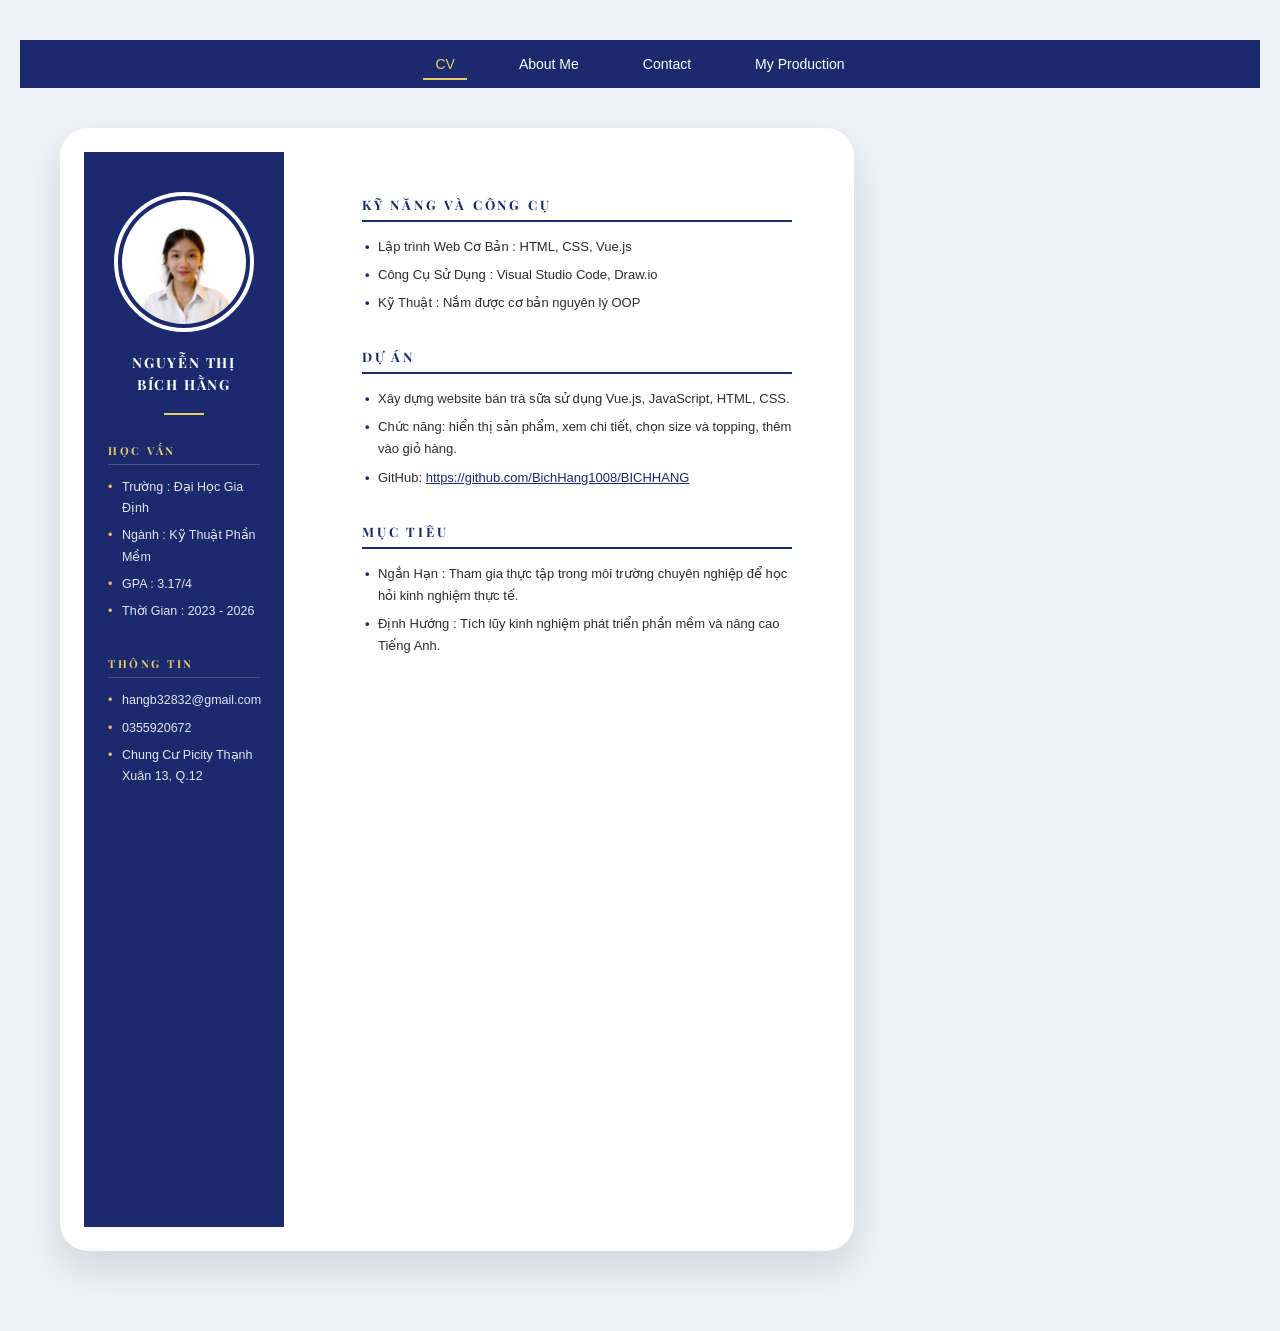
<file: index.html>
<!DOCTYPE html>
<html lang="en">
<head>
    <meta charset="UTF-8">
    <title>CV - Bích Hằng</title>
    <link href="https://fonts.googleapis.com/css2?family=Playfair+Display:wght@600;700&family=Source+Sans+3:wght@300;400;600&display=swap" rel="stylesheet"/>
    <link rel="stylesheet" href="style1.css">
</head>
<body>

<!-- NAVBAR -->
<nav class="navbar">
    <ul class="nav-links">
        <li><a href="#cv" class="active">CV</a></li>
        <li><a href="#about">About Me</a></li>
        <li><a href="#contact">Contact</a></li>
        <li><a href="#product">My Production</a></li>
    </ul>
</nav>

<!-- ===== CV ===== -->
<section id="cv" class="page active">
    <div class="cv-wrapper">
        <aside class="sidebar">
            <div class="avatar-ring">
                <img src="anh.jpg" alt="ảnh đại diện">
            </div>
            <div class="name">Nguyễn Thị<br>Bích Hằng</div>
            <div class="divider"></div>
            <div class="sidebar-section">
                <h2>Học Vấn</h2>
                <ul>
                    <li>Trường : Đại Học Gia Định</li>
                    <li>Ngành : Kỹ Thuật Phần Mềm</li>
                    <li>GPA : 3.17/4</li>
                    <li>Thời Gian : 2023 - 2026</li>
                </ul>
            </div>
            <div class="sidebar-section">
                <h2>Thông Tin</h2>
                <ul>
                    <li>hangb32832@gmail.com</li>
                    <li>0355920672</li>
                    <li> Chung Cư Picity Thạnh Xuân 13, Q.12</li>
                </ul>
            </div>
        </aside>
        <main class="cv-main">
            <div class="section">
                <h2>Kỹ Năng Và Công Cụ</h2>
                <ul>
                    <li>Lập trình Web Cơ Bản : HTML, CSS, Vue.js</li>
                    <li>Công Cụ Sử Dụng : Visual Studio Code, Draw.io</li>
                    <li>Kỹ Thuật : Nắm được cơ bản nguyên lý OOP</li>
                </ul>
            </div>
            <div class="section">
                <h2>Dự Án</h2>
                <ul>
                    <li>Xây dựng website bán trà sữa sử dụng Vue.js, JavaScript, HTML, CSS.</li>
                    <li>Chức năng: hiển thị sản phẩm, xem chi tiết, chọn size và topping, thêm vào giỏ hàng.</li>
                    <li>GitHub: <a href="https://github.com/BichHang1008/BICHHANG" target="_blank">https://github.com/BichHang1008/BICHHANG</a></li>
                </ul>
            </div>
            <div class="section">
                <h2>Mục Tiêu</h2>
                <ul>
                    <li>Ngắn Hạn : Tham gia thực tập trong môi trường chuyên nghiệp để học hỏi kinh nghiệm thực tế.</li>
                    <li>Định Hướng : Tích lũy kinh nghiệm phát triển phần mềm và nâng cao Tiếng Anh.</li>
                </ul>
            </div>
        </main>
    </div>
</section>

<!-- ===== ABOUT ===== -->
<section id="about" class="page">
    <div class="card">
        <img src="anh.jpg" class="avatar">
        <h1>About Me</h1>
        <p>Nguyễn Thị Bích Hằng</p>
    </div>
    <div class="grid">
        <div class="box">
            <h2>Thông Tin</h2>
            <p>10-08-2005</p>
            <p>Bà Rịa - Vũng Tàu</p>
            <p>Kỹ Thuật Phần Mềm</p>
        </div>
        <div class="box">
            <h2>Sở Thích</h2>
            <p> Nghe nhạc</p>
            <p>Trà sữa</p>
        </div>
        <div class="box">
            <h2>Tính Cách</h2>
            <p>Hòa đồng</p>
            <p>Thân thiện</p>
            <p>Chăm chỉ</p>
        </div>
        <div class="box">
            <h2>Mục Tiêu</h2>
            <p>Frontend Developer</p>
            <p>Nâng cao Tiếng Anh</p>
        </div>
    </div>
</section>

<!-- ===== CONTACT ===== -->
<section id="contact" class="page">
    <div class="card">
        <img src="/contact.jpg" class="avatar">
        <h1>Liên Hệ</h1>
        <p>Kết nối với tôi</p>
    </div>
    <div class="grid">
        <div class="box">
            <h2>📞 Phone</h2>
            <p>0355920672</p>
            <p>Zalo cùng số</p>
        </div>
        <div class="box">
            <h2>📧 Email</h2>
            <p>hangb32832@gmail.com</p>
        </div>
        <div class="box">
            <h2>Địa chỉ</h2>
            <p>Picity Thạnh Xuân 13</p>
            <p>Quận 12, TP.HCM</p>
        </div>
        <div class="box">
            <h2>Quê quán</h2>
            <p>Bàu Lâm, Xuyên Mộc</p>
            <p>Bà Rịa Vũng Tàu</p>
        </div>
    </div>
</section>

<!-- ===== PRODUCT ===== -->
<section id="product" class="page">
    <div class="card">
        <h1>My Projects</h1>
        <p>Các dự án tôi đã thực hiện</p>
    </div>
    <div class="grid">
        <div class="box">
            <h2>Website Bán Trà Sữa</h2>
            <p><strong>Công nghệ:</strong> Vue.js, JavaScript, HTML, CSS</p>
            <ul>
                <li>Hiển thị sản phẩm</li>
                <li>Xem chi tiết sản phẩm</li>
                <li>Chọn size và topping</li>
                <li>Thêm vào giỏ hàng</li>
            </ul>
            <a href="https://github.com/BichHang1008/BICHHANG" target="_blank">🔗 GitHub</a>
        </div>
        <div class="box">
            <h2>📄 Website CV Cá Nhân</h2>
            <p><strong>Công nghệ:</strong> HTML, CSS, JavaScript</p>
            <ul>
                <li>Trang CV 2 cột</li>
                <li>Trang About Me</li>
                <li>Trang Contact</li>
                <li>Điều hướng không reload</li>
            </ul>
        </div>
    </div>
</section>

<!-- SCRIPT -->
<script>
const links = document.querySelectorAll('.nav-links a');

links.forEach(link => {
    link.addEventListener('click', function(e) {
        e.preventDefault();

        const pageId = this.getAttribute('href').substring(1);
        document.querySelectorAll('.page').forEach(p => {
            p.classList.remove('active');
        });

        links.forEach(l => l.classList.remove('active'));
        document.getElementById(pageId).classList.add('active');
        this.classList.add('active');
    });
});

window.addEventListener("load", () => {
    const hash = window.location.hash.substring(1) || "cv";
    const link = document.querySelector(`a[href="#${hash}"]`);
    if (link) link.click();
});
</script>

</body>
</html>
</file>
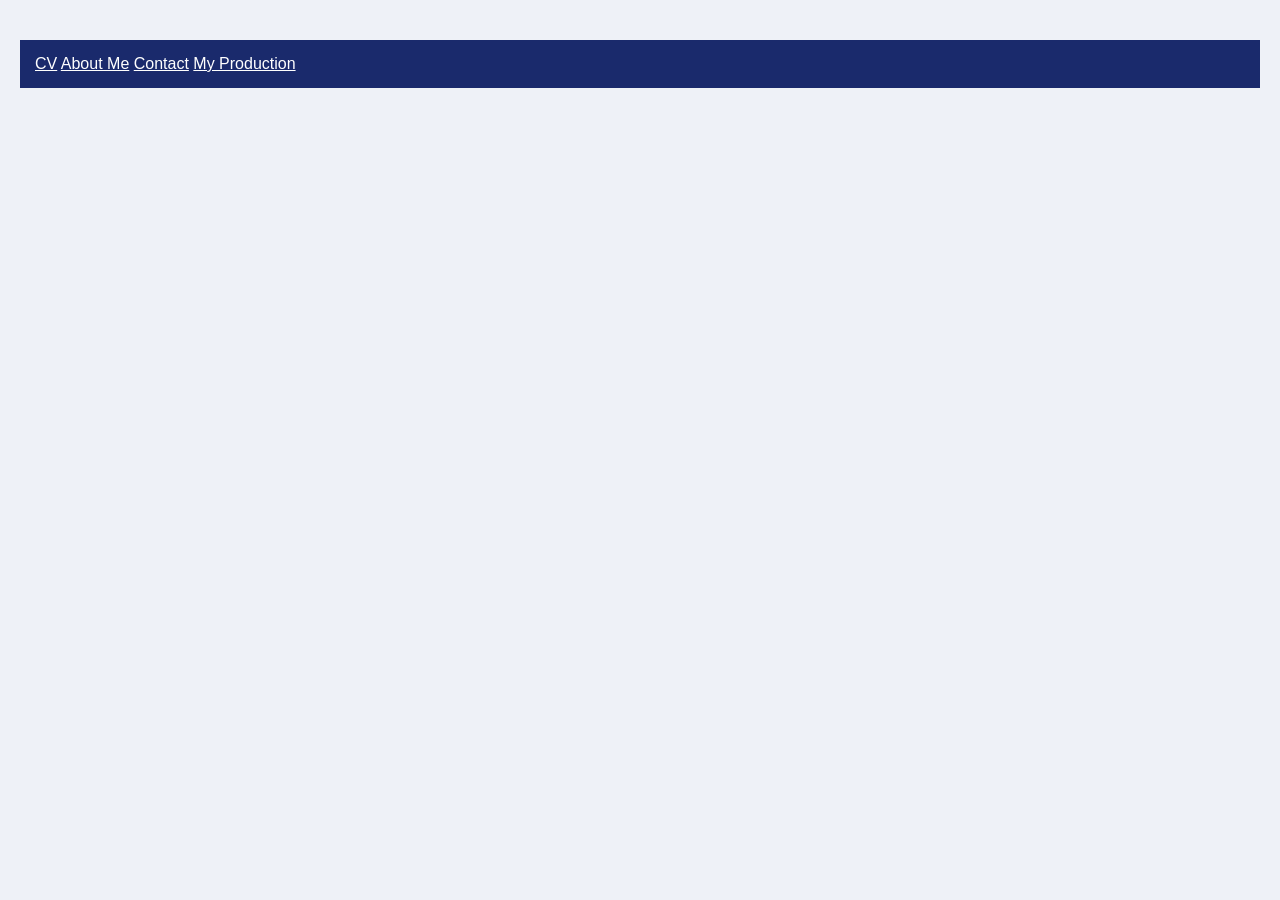
<file: about me.html>
<!DOCTYPE html>
<html lang="vi">
<head>
    <meta charset="UTF-8">
    <title>About Me - Bích Hằng</title>
    <link rel="stylesheet" href="style1.css">
</head>
<body>

<div class="navbar">
    <a href="index.html">CV</a>
    <a href="about-me.html" class="active">About Me</a>
    <a href="contact.html">Contact</a>
    <a href="product.html">My Production</a>
</div>

<div class="page">
    <div class="card">
        <img src="me.jpg" class="avatar">
        <h1>About Me</h1>
        <p>Nguyễn Thị Bích Hằng</p>
    </div>

    <div class="grid">
        <div class="box">
            <h2>Thông Tin</h2>
            <p>📅 10-08-2005</p>
            <p>📍 Bà Rịa - Vũng Tàu</p>
            <p>🎓 Kỹ Thuật Phần Mềm</p>
        </div>

        <div class="box">
            <h2>Sở Thích</h2>
            <p>🎵 Nghe nhạc</p>
            <p>🍵 Trà sữa</p>
            <p>💻 Lập trình Web</p>
        </div>

        <div class="box">
            <h2>Tính Cách</h2>
            <p>Hòa đồng</p>
            <p>Thân thiện</p>
            <p>Chăm chỉ</p>
        </div>

        <div class="box">
            <h2>Mục Tiêu</h2>
            <p>Trở thành Frontend Developer</p>
            <p>Nâng cao Tiếng Anh</p>
        </div>
    </div>
</div>

</body>
</html>
</file>
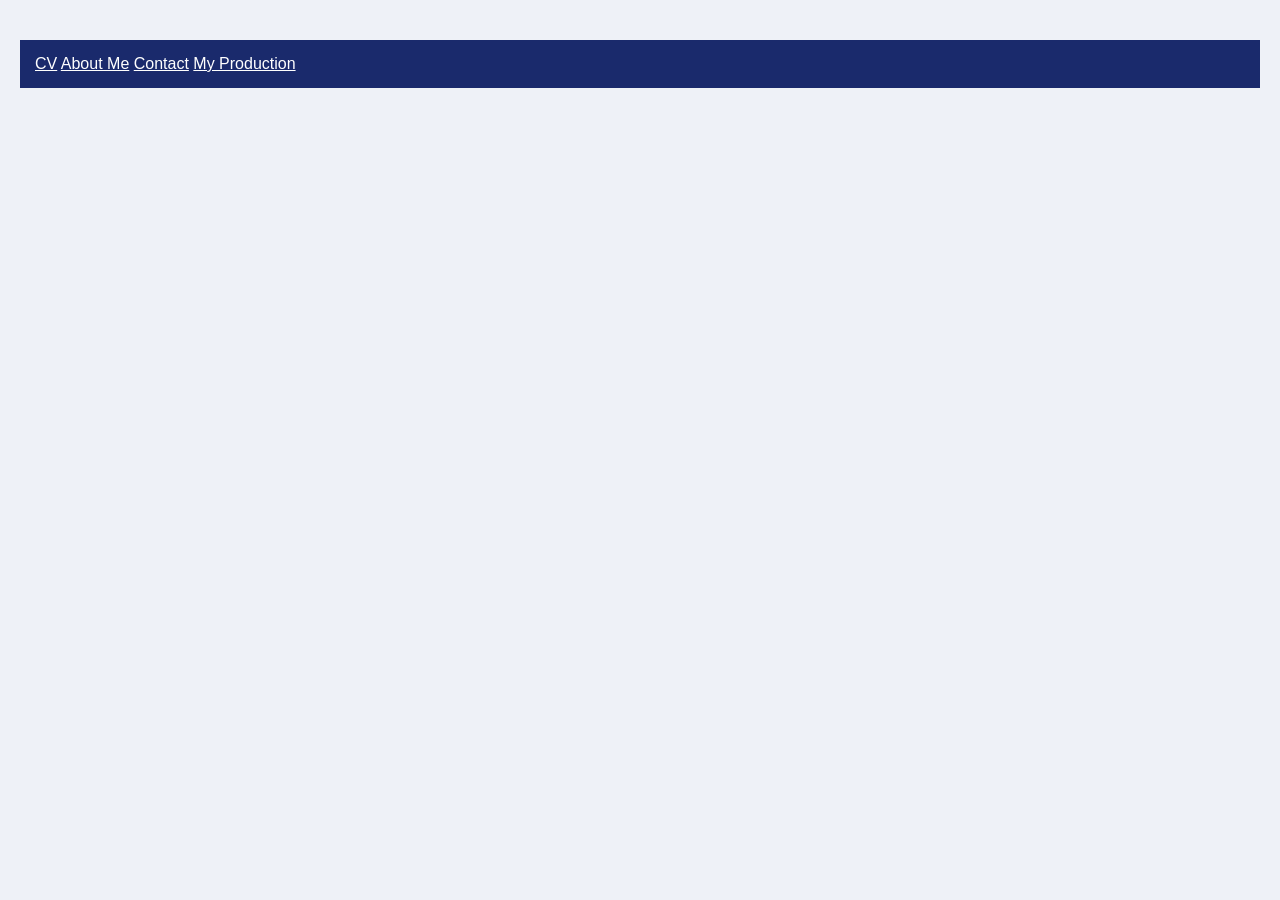
<file: Contact.html>
<!DOCTYPE html>
<html lang="vi">
<head>
    <meta charset="UTF-8">
    <title>Contact - Bích Hằng</title>
    <link rel="stylesheet" href="style1.css">
</head>
<body>

<div class="navbar">
    <a href="index.html">CV</a>
    <a href="about-me.html">About Me</a>
    <a href="contact.html" class="active">Contact</a>
    <a href="product.html">My Production</a>
</div>

<div class="page">
    <div class="card">
        <img src="contact.jpg" class="avatar">
        <h1>Liên Hệ</h1>
        <p>Kết nối với tôi</p>
    </div>

    <div class="grid">
        <div class="box">
            <h2>📞 Phone</h2>
            <p>0355920672</p>
            <p>Zalo cùng số</p>
        </div>

        <div class="box">
            <h2>📧 Email</h2>
            <p>hangb32832@gmail.com</p>
        </div>

        <div class="box">
            <h2>📍 Địa chỉ</h2>
            <p>Chung Cư Picity</p>
            <p>Thạnh Xuân 13</p>
            <p>Quận 12, TP.HCM</p>
        </div>

        <div class="box">
            <h2>🏠 Quê quán</h2>
            <p>Bàu Lâm</p>
            <p>Xuyên Mộc</p>
            <p>Bà Rịa Vũng Tàu</p>
        </div>
    </div>
</div>

</body>
</html>
</file>
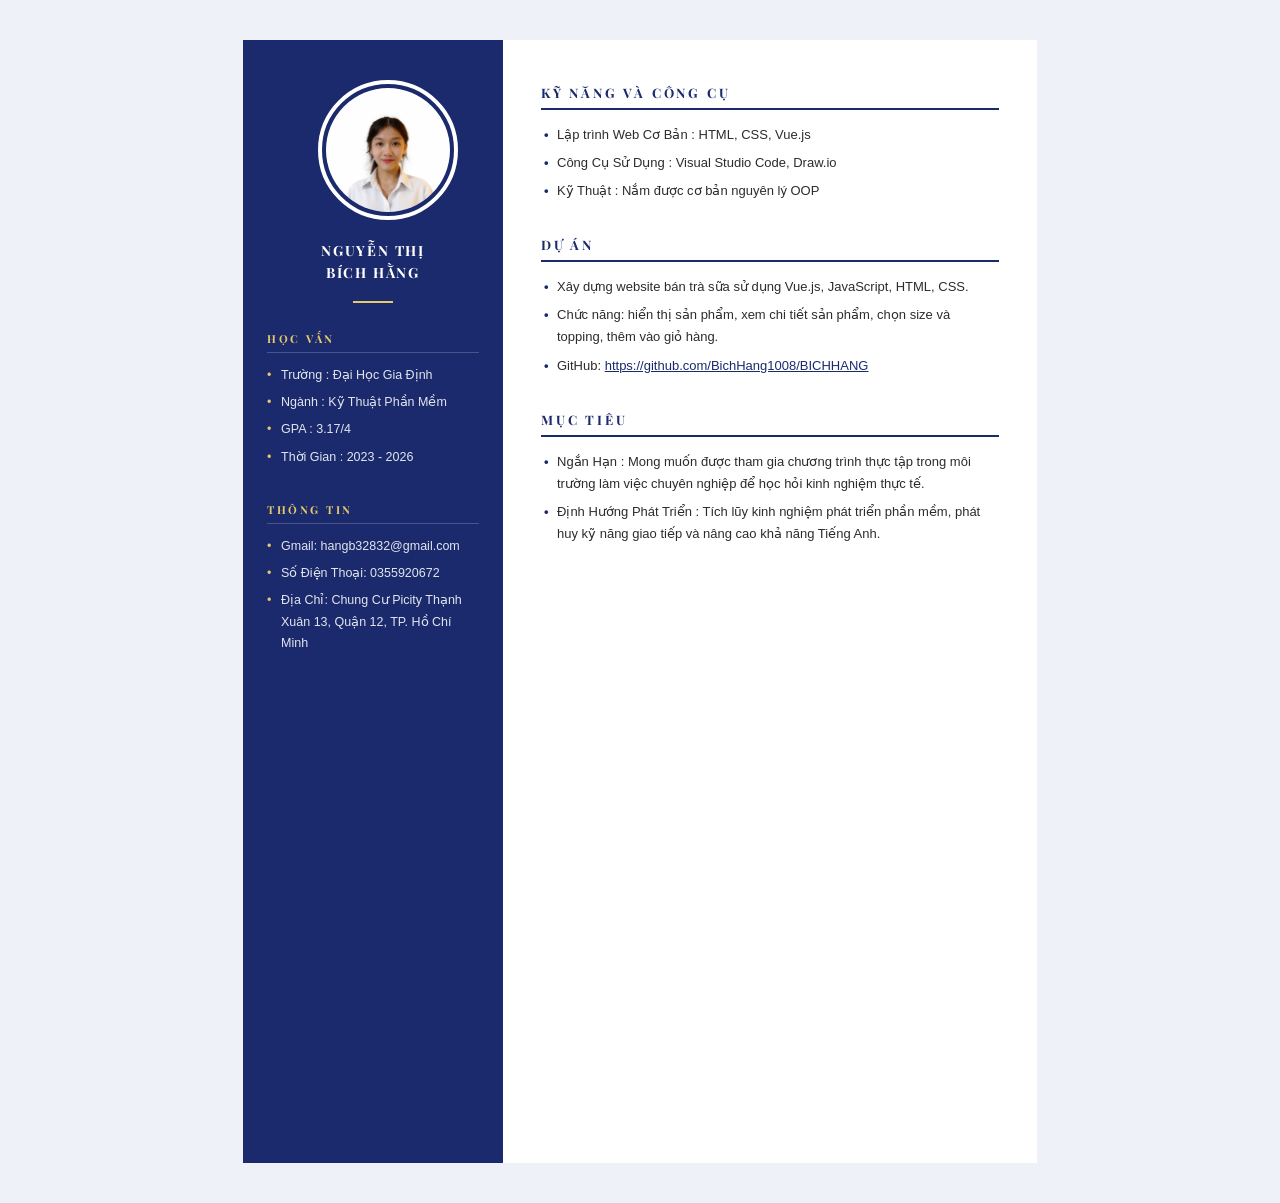
<file: cv.html>
<!DOCTYPE html>
<html lang="en">
<head>
    <meta charset="UTF-8">
    <meta name="viewport" content="width=device-width, initial-scale=1.0">
    <title>CV - Nguyễn Thị Bích Hằng</title>
    <link href="https://fonts.googleapis.com/css2?family=Playfair+Display:wght@600;700&family=Source+Sans+3:wght@300;400;600&display=swap" rel="stylesheet"/>
    <link rel="stylesheet" href="style.css">
</head>
<body>
<div class="cv-wrapper">

    <!-- CỘT TRÁI -->
    <aside class="sidebar">
        <div class="avatar-ring">
            <img src="anh.jpg" alt="ảnh đại diện">
        </div>
        <div class="name">Nguyễn Thị<br>Bích Hằng</div>
        <div class="divider"></div>

        <div class="sidebar-section">
            <h2>Học Vấn</h2>
            <ul>
                <li>Trường : Đại Học Gia Định</li>
                <li>Ngành : Kỹ Thuật Phần Mềm</li>
                <li>GPA : 3.17/4</li>
                <li>Thời Gian : 2023 - 2026</li>
            </ul>
        </div>

        <div class="sidebar-section">
            <h2>Thông Tin</h2>
            <ul>
                <li>Gmail: hangb32832@gmail.com</li>
                <li> Số Điện Thoại: 0355920672</li>
                <li>Địa Chỉ: Chung Cư Picity Thạnh Xuân 13, Quận 12, TP. Hồ Chí Minh</li>
            </ul>
        </div>

    </aside>

    <!-- CỘT PHẢI -->
    <main class="main">

        <div class="section">
            <h2>Kỹ Năng Và Công Cụ</h2>
            <ul>
                <li>Lập trình Web Cơ Bản : HTML, CSS, Vue.js</li>
                <li>Công Cụ Sử Dụng : Visual Studio Code, Draw.io</li>
                <li>Kỹ Thuật : Nắm được cơ bản nguyên lý OOP</li>
            </ul>
        </div>

        <div class="section">
            <h2>Dự Án</h2>
            <ul>
                <li>Xây dựng website bán trà sữa sử dụng Vue.js, JavaScript, HTML, CSS.</li>
                <li>Chức năng: hiển thị sản phẩm, xem chi tiết sản phẩm, chọn size và topping, thêm vào giỏ hàng.</li>
                <li>GitHub: <a href="https://github.com/BichHang1008/BICHHANG" target="_blank">https://github.com/BichHang1008/BICHHANG</a></li>
            </ul>
        </div>

        <div class="section">
            <h2>Mục Tiêu</h2>
            <ul>
                <li>Ngắn Hạn : Mong muốn được tham gia chương trình thực tập trong môi trường làm việc chuyên nghiệp để học hỏi kinh nghiệm thực tế.</li>
                <li>Định Hướng Phát Triển : Tích lũy kinh nghiệm phát triển phần mềm, phát huy kỹ năng giao tiếp và nâng cao khả năng Tiếng Anh.</li>
            </ul>
        </div>
    </main>
</div>
</body>
</html>
</file>
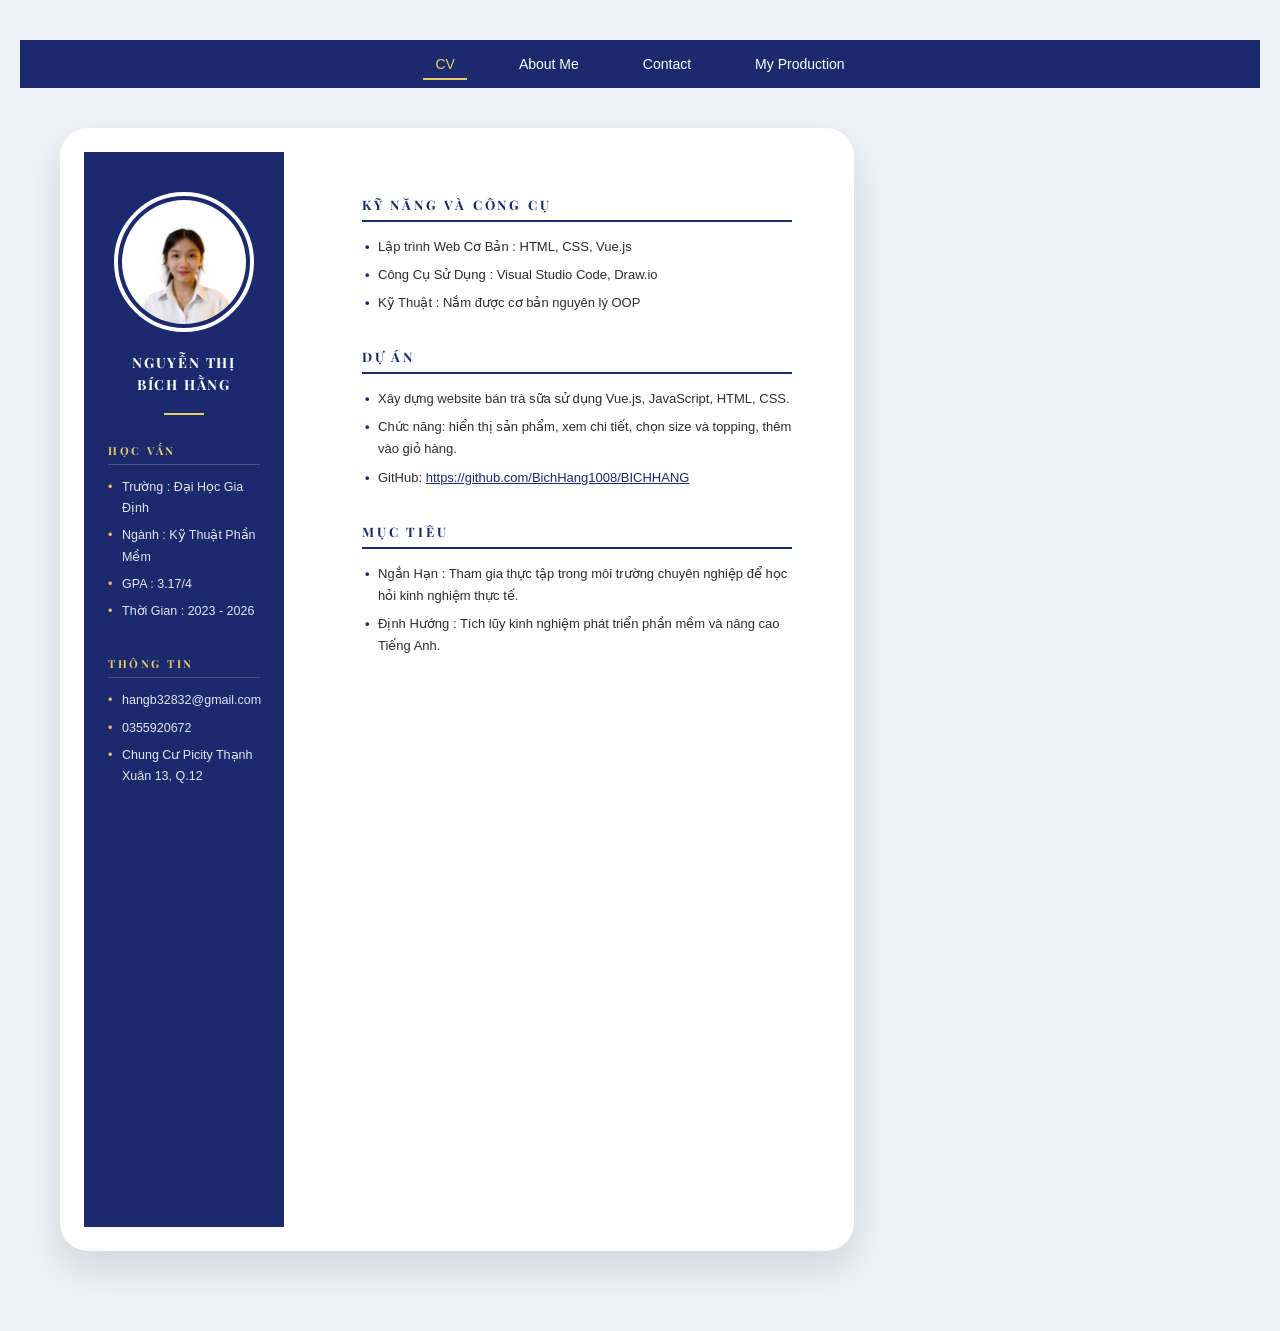
<file: me.html>
<!DOCTYPE html>
<html lang="en">
<head>
    <meta charset="UTF-8">
    <title>CV - Bích Hằng</title>
    <link href="https://fonts.googleapis.com/css2?family=Playfair+Display:wght@600;700&family=Source+Sans+3:wght@300;400;600&display=swap" rel="stylesheet"/>
    <link rel="stylesheet" href="style1.css">
</head>
<body>

<!-- NAVBAR -->
<nav class="navbar">
    <ul class="nav-links">
        <li><a href="#cv" class="active">CV</a></li>
        <li><a href="#about">About Me</a></li>
        <li><a href="#contact">Contact</a></li>
        <li><a href="#product">My Production</a></li>
    </ul>
</nav>

<!-- ===== CV ===== -->
<section id="cv" class="page active">
    <div class="cv-wrapper">
        <aside class="sidebar">
            <div class="avatar-ring">
                <img src="anh.jpg" alt="ảnh đại diện">
            </div>
            <div class="name">Nguyễn Thị<br>Bích Hằng</div>
            <div class="divider"></div>
            <div class="sidebar-section">
                <h2>Học Vấn</h2>
                <ul>
                    <li>Trường : Đại Học Gia Định</li>
                    <li>Ngành : Kỹ Thuật Phần Mềm</li>
                    <li>GPA : 3.17/4</li>
                    <li>Thời Gian : 2023 - 2026</li>
                </ul>
            </div>
            <div class="sidebar-section">
                <h2>Thông Tin</h2>
                <ul>
                    <li>hangb32832@gmail.com</li>
                    <li>0355920672</li>
                    <li> Chung Cư Picity Thạnh Xuân 13, Q.12</li>
                </ul>
            </div>
        </aside>
        <main class="cv-main">
            <div class="section">
                <h2>Kỹ Năng Và Công Cụ</h2>
                <ul>
                    <li>Lập trình Web Cơ Bản : HTML, CSS, Vue.js</li>
                    <li>Công Cụ Sử Dụng : Visual Studio Code, Draw.io</li>
                    <li>Kỹ Thuật : Nắm được cơ bản nguyên lý OOP</li>
                </ul>
            </div>
            <div class="section">
                <h2>Dự Án</h2>
                <ul>
                    <li>Xây dựng website bán trà sữa sử dụng Vue.js, JavaScript, HTML, CSS.</li>
                    <li>Chức năng: hiển thị sản phẩm, xem chi tiết, chọn size và topping, thêm vào giỏ hàng.</li>
                    <li>GitHub: <a href="https://github.com/BichHang1008/BICHHANG" target="_blank">https://github.com/BichHang1008/BICHHANG</a></li>
                </ul>
            </div>
            <div class="section">
                <h2>Mục Tiêu</h2>
                <ul>
                    <li>Ngắn Hạn : Tham gia thực tập trong môi trường chuyên nghiệp để học hỏi kinh nghiệm thực tế.</li>
                    <li>Định Hướng : Tích lũy kinh nghiệm phát triển phần mềm và nâng cao Tiếng Anh.</li>
                </ul>
            </div>
        </main>
    </div>
</section>

<!-- ===== ABOUT ===== -->
<section id="about" class="page">
    <div class="card">
        <img src="anh.jpg" class="avatar">
        <h1>About Me</h1>
        <p>Nguyễn Thị Bích Hằng</p>
    </div>
    <div class="grid">
        <div class="box">
            <h2>Thông Tin</h2>
            <p>10-08-2005</p>
            <p>Bà Rịa - Vũng Tàu</p>
            <p>Kỹ Thuật Phần Mềm</p>
        </div>
        <div class="box">
            <h2>Sở Thích</h2>
            <p> Nghe nhạc</p>
            <p>Trà sữa</p>
        </div>
        <div class="box">
            <h2>Tính Cách</h2>
            <p>Hòa đồng</p>
            <p>Thân thiện</p>
            <p>Chăm chỉ</p>
        </div>
        <div class="box">
            <h2>Mục Tiêu</h2>
            <p>Frontend Developer</p>
            <p>Nâng cao Tiếng Anh</p>
        </div>
    </div>
</section>

<!-- ===== CONTACT ===== -->
<section id="contact" class="page">
    <div class="card">
        <img src="/contact.jpg" class="avatar">
        <h1>Liên Hệ</h1>
        <p>Kết nối với tôi</p>
    </div>
    <div class="grid">
        <div class="box">
            <h2>📞 Phone</h2>
            <p>0355920672</p>
            <p>Zalo cùng số</p>
        </div>
        <div class="box">
            <h2>📧 Email</h2>
            <p>hangb32832@gmail.com</p>
        </div>
        <div class="box">
            <h2>📍 Địa chỉ</h2>
            <p>Picity Thạnh Xuân 13</p>
            <p>Quận 12, TP.HCM</p>
        </div>
        <div class="box">
            <h2>🏠 Quê quán</h2>
            <p>Bàu Lâm, Xuyên Mộc</p>
            <p>Bà Rịa Vũng Tàu</p>
        </div>
    </div>
</section>

<!-- ===== PRODUCT ===== -->
<section id="product" class="page">
    <div class="card">
        <h1>My Projects</h1>
        <p>Các dự án tôi đã thực hiện</p>
    </div>
    <div class="grid">
        <div class="box">
            <h2>🧋 Website Bán Trà Sữa</h2>
            <p><strong>Công nghệ:</strong> Vue.js, JavaScript, HTML, CSS</p>
            <ul>
                <li>Hiển thị sản phẩm</li>
                <li>Xem chi tiết sản phẩm</li>
                <li>Chọn size và topping</li>
                <li>Thêm vào giỏ hàng</li>
            </ul>
            <a href="https://github.com/BichHang1008/BICHHANG" target="_blank">🔗 GitHub</a>
        </div>
        <div class="box">
            <h2>📄 Website CV Cá Nhân</h2>
            <p><strong>Công nghệ:</strong> HTML, CSS, JavaScript</p>
            <ul>
                <li>Trang CV 2 cột</li>
                <li>Trang About Me</li>
                <li>Trang Contact</li>
                <li>Điều hướng không reload</li>
            </ul>
        </div>
    </div>
</section>

<!-- SCRIPT -->
<script>
const links = document.querySelectorAll('.nav-links a');

links.forEach(link => {
    link.addEventListener('click', function(e) {
        e.preventDefault();

        const pageId = this.getAttribute('href').substring(1);
        document.querySelectorAll('.page').forEach(p => {
            p.classList.remove('active');
        });

        links.forEach(l => l.classList.remove('active'));
        document.getElementById(pageId).classList.add('active');
        this.classList.add('active');
    });
});

window.addEventListener("load", () => {
    const hash = window.location.hash.substring(1) || "cv";
    const link = document.querySelector(`a[href="#${hash}"]`);
    if (link) link.click();
});
</script>

</body>
</html>
</file>
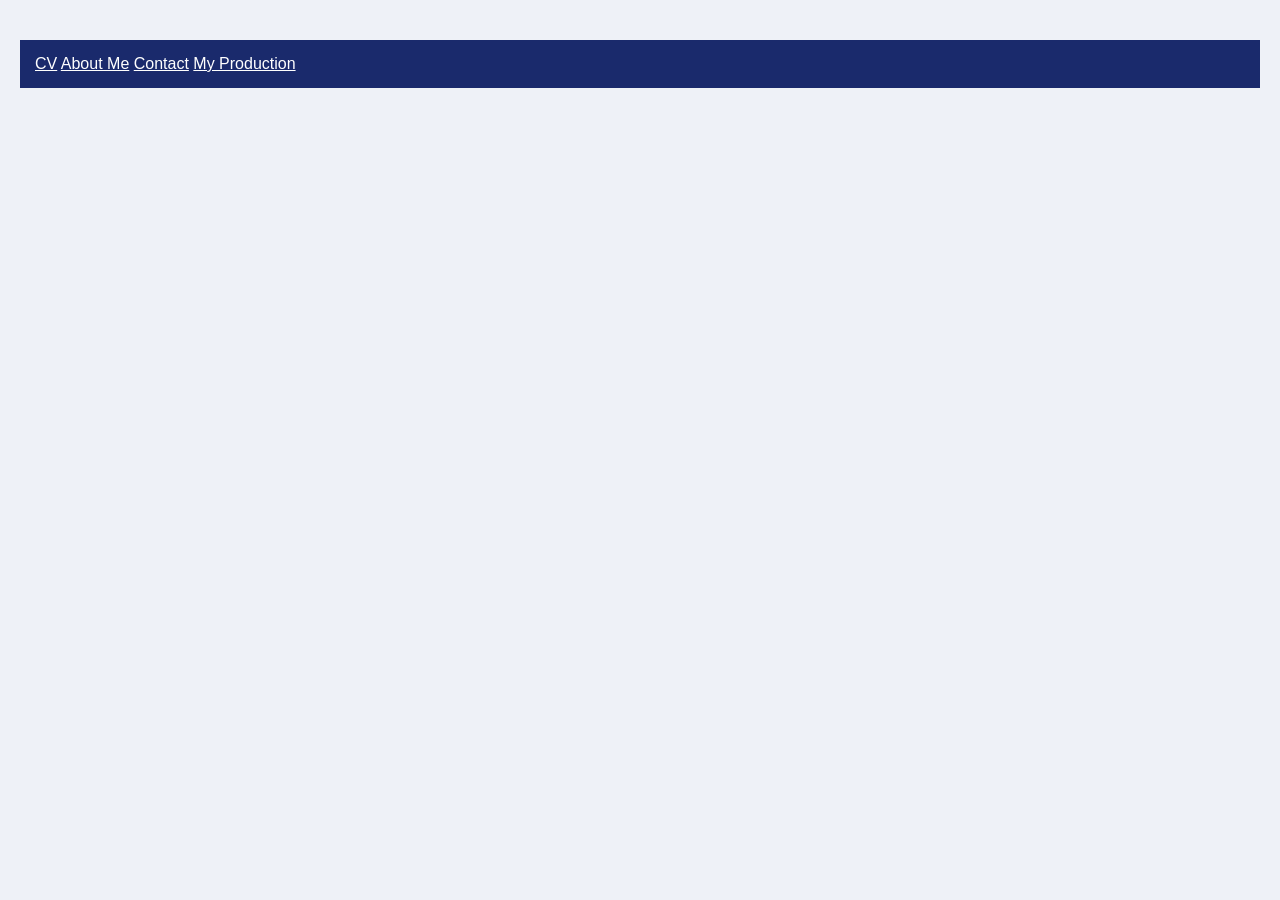
<file: product.html>
<!DOCTYPE html>
<html lang="vi">
<head>
    <meta charset="UTF-8">
    <title>My Production - Bích Hằng</title>
    <link rel="stylesheet" href="style1.css">
</head>
<body>

<div class="navbar">
    <a href="index.html">CV</a>
    <a href="about-me.html">About Me</a>
    <a href="contact.html">Contact</a>
    <a href="product.html" class="active">My Production</a>
</div>

<div class="page">
    <div class="card">
        <h1>My Projects</h1>
        <p>Các dự án tôi đã thực hiện</p>
    </div>

    <div class="grid">
        <div class="box">
            <h2>🧋 Website Bán Trà Sữa</h2>
            <p><strong>Công nghệ:</strong> Vue.js, JavaScript, HTML, CSS</p>
            <ul>
                <li>Hiển thị sản phẩm</li>
                <li>Xem chi tiết sản phẩm</li>
                <li>Chọn size và topping</li>
                <li>Thêm vào giỏ hàng</li>
            </ul>
            <a href="https://github.com/BichHang1008/BICHHANG" target="_blank">🔗 GitHub</a>
        </div>

        <div class="box">
            <h2>📄 Website CV Cá Nhân</h2>
            <p><strong>Công nghệ:</strong> HTML, CSS, JavaScript</p>
            <ul>
                <li>Trang CV 2 cột</li>
                <li>Trang About Me</li>
                <li>Trang Contact</li>
                <li>Điều hướng giữa các trang</li>
            </ul>
            <a href="index.html">🔗 Xem CV</a>
        </div>
    </div>
</div>

</body>
</html>
</file>
<file: style1.css>
* {
    margin: 0;
    padding: 0;
    box-sizing: border-box;
}


body {
    font-family: Arial, sans-serif;
    background: #eef1f7;
}

.navbar {
    background: #1a2a6c;
    padding: 15px 0;
}

.nav-links {
    list-style: none;
    display: flex;
    justify-content: center;
    gap: 40px;
}

.nav-links a {
    color: white;
    text-decoration: none;
    padding: 6px 12px;
    font-size: 14px;
    transition: 0.3s;
}

.nav-links a:hover,
.nav-links a.active {
    color: #e8c96a;
    border-bottom: 2px solid #e8c96a;
}

.page {
    display: none;
    padding: 40px;
}

.page.active {
    display: block;
}

.card {
    text-align: center;
    margin-bottom: 30px;
}

.card h1 {
    color: #1a2a6c;
    margin-bottom: 5px;
}

.card p {
    color: #666;
}

.avatar {
    width: 120px;
    height: 120px;
    border-radius: 50%;
    border: 4px solid #1a2a6c;
    object-fit: cover;
    margin-bottom: 10px;
}

.grid {
    display: grid;
    grid-template-columns: repeat(4, 1fr);
    gap: 20px;
    max-width: 900px;
    margin: auto;
}

.box {
    background: white;
    padding: 20px;
    border-radius: 12px;
    box-shadow: 0 6px 18px rgba(0,0,0,0.08);
    text-align: center;
    transition: 0.3s;
}

.box:hover {
    transform: translateY(-6px);
    box-shadow: 0 10px 25px rgba(0,0,0,0.15);
}

.box h2 {
    color: #1a2a6c;
    margin-bottom: 10px;
    font-size: 15px;
}

.box p {
    font-size: 14px;
    color: #333;
    margin-bottom: 5px;
}

.box ul {
    text-align: left;
    padding-left: 18px;
    font-size: 14px;
    margin-bottom: 10px;
}

.box a {
    color: #1a2a6c;
    text-decoration: underline;
}

.box a:hover {
    color: #e8c96a;
}

#product .grid {
    display: flex;
    gap: 20px;
    overflow-x: auto;
    max-width: 600px;
    margin: auto;
    scroll-behavior: smooth;
}

#product .box {
    min-width: 260px;
    flex-shrink: 0;
}

/* ẩn thanh scroll */
#product .grid::-webkit-scrollbar {
    height: 6px;
}

#product .grid::-webkit-scrollbar-thumb {
    background: #ccc;
    border-radius: 10px;
}

@media (max-width: 768px) {
    .grid {
        grid-template-columns: repeat(2, 1fr);
    }
}
* {
    margin: 0;
    padding: 0;
    box-sizing: border-box;
}

:root {
    --navy: #1a2a6c;
    --white: #ffffff;
    --text: #2c2c2c;
    --accent: #e8c96a;
}

body {
    font-family: 'Source Sans 3', sans-serif;
    background: #d0d4e0;
    min-height: 100vh;
    padding: 40px 20px;
}

.cv-wrapper {
    width: 794px;
    min-height: 1123px;
    display: flex;
    gap: 40px;
    background: white;
    padding: 24px;
    border-radius: 28px;
    box-shadow: 0 18px 40px rgba(0, 0, 0, 0.12);
}

.sidebar {
    width: 200px;
    flex-shrink: 0;
    background-color: var(--navy);
    color: white;
    padding: 40px 24px;
    display: flex;
    flex-direction: column;
    align-items: center;
}

/* ẢNH */
.avatar-ring {
    width: 140px;
    height: 140px;
    border-radius: 50%;
    border: 4px solid ;
    padding: 4px;
    overflow: hidden;
    margin-bottom: 20px;
    flex-shrink: 0;
}

.avatar-ring img {
    width: 100%;
    height: 100%;
    border-radius: 50%;
    object-fit: cover;
    object-position: top;
    display: block;
}
.name {
    font-family: 'Playfair Display', serif;
    font-size: 14px;
    font-weight: 700;
    letter-spacing: 1.8px;
    text-transform: uppercase;
    text-align: center;
    line-height: 1.6;
    color: white;
    margin-bottom: 16px;
}

/* ĐƯỜNG KẺ */
.divider {
    width: 40px;
    height: 2px;
    background: var(--accent);
    margin-bottom: 28px;
}

/* MỤC BÊN TRÁI */
.sidebar-section {
    width: 100%;
    margin-bottom: 28px;
}

.sidebar-section h2 {
    font-family: 'Playfair Display', serif;
    font-size: 11px;
    letter-spacing: 2.5px;
    text-transform: uppercase;
    color: var(--accent);
    margin-bottom: 12px;
    padding-bottom: 6px;
    border-bottom: 1px solid rgba(255,255,255,0.2);
}

.sidebar-section ul {
    list-style: none;
}

.sidebar-section ul li {
    font-size: 12.5px;
    font-weight: 300;
    color: rgba(255,255,255,0.88);
    line-height: 1.7;
    padding-left: 14px;
    position: relative;
    margin-bottom: 6px;
}

.sidebar-section ul li::before {
    content: '•';
    position: absolute;
    left: 0;
    color: var(--accent);
}

.cv-main {
    flex: 1;
    background: white;
    padding: 44px 38px;
    display: flex;
    flex-direction: column;
    gap: 28px;
}

.section h2 {
    font-family: 'Playfair Display', serif;
    font-size: 13px;
    letter-spacing: 2.8px;
    text-transform: uppercase;
    color: var(--navy);
    margin-bottom: 14px;
    padding-bottom: 7px;
    border-bottom: 2px solid var(--navy);
}

.section ul {
    list-style: none;
}

.section ul li {
    font-size: 13px;
    color: var(--text);
    line-height: 1.7;
    padding-left: 16px;
    position: relative;
    margin-bottom: 6px;
}

.section ul li::before {
    content: '•';
    position: absolute;
    left: 3px;
    color: var(--navy);
    font-weight: 700;
}

.section ul li a {
    color: var(--navy);
    text-decoration: underline;
    word-break: break-all;
}
* {
    margin: 0;
    padding: 0;
    box-sizing: border-box;
}

body {
    font-family: Arial;
    background: #eef1f7;
}

/* NAVBAR */
.navbar {
    background: #1a2a6c;
    padding: 15px;
    justify-content: center;
}

.navbar a {
    color: white;
    cursor: pointer;
}

.navbar a:hover {
    color: #e8c96a;
}

/* PAGE */
.page {
    display: none;
    padding: 40px;
}

.page.active {
    display: block;
}


.card {
    text-align: center;
    margin-bottom: 30px;
}

.avatar {
    width: 120px;
    height: 120px;
    border-radius: 50%;
    border: 4px solid #1a2a6c;
    object-fit: cover;
}
/* BOX */
.box {
    background: white;
    width: 220px;
    padding: 20px;
    border-radius: 12px;
    box-shadow: 0 10px 20px rgba(0,0,0,0.1);
    text-align: center;
}

.box h2 {
    color: #1a2a6c;
    margin-bottom: 10px;
}
.product-img {
    width: 100%;
    height: 130px;
    object-fit: cover;
    border-radius: 10px;
    margin-bottom: 10px;
}
.box:hover {
    transform: translateY(-5px);
    transition: 0.3s;
}
.grid {
    display: grid;
    grid-template-columns: repeat(4, 1fr); /* 4 cột */
    gap: 20px;
    max-width: 800px;
    margin: auto;
    justify-content: center;
}

.box {
    background: white;
    width: 230px;          
    padding: 20px;
    border-radius: 12px;
    box-shadow: 0 10px 20px rgba(0,0,0,0.1);
    transition: 0.3s;
}
</file>
<file: style.css>
* {
    margin: 0;
    padding: 0;
    box-sizing: border-box;
}

:root {
    --navy: #1a2a6c;
    --white: #ffffff;
    --text: #2c2c2c;
    --accent: #e8c96a;
}

body {
    font-family: 'Source Sans 3', sans-serif;
    background: #d0d4e0;
    display: flex;
    justify-content: center;
    align-items: flex-start;
    min-height: 100vh;
    padding: 40px 20px;
}

.cv-wrapper {
    width: 794px;
    min-height: 1123px;
    display: flex;
}

.sidebar {
    width: 260px;
    flex-shrink: 0;
    background-color: var(--navy);
    color: white;
    padding: 40px 24px;
    display: flex;
    flex-direction: column;
    align-items: center;
}

/* ẢNH */
.avatar-ring {
    width: 140px;
    height: 140px;
    border-radius: 50%;
    border: 4px solid ;
    padding: 4px;
    overflow: hidden;
    margin-bottom: 20px;
    flex-shrink: 0;
    margin-left: 30px;
}

.avatar-ring img {
    width: 100%;
    height: 100%;
    border-radius: 50%;
    object-fit: cover;
    object-position: top;
    display: block;
}
.name {
    font-family: 'Playfair Display', serif;
    font-size: 14px;
    font-weight: 700;
    letter-spacing: 1.8px;
    text-transform: uppercase;
    text-align: center;
    line-height: 1.6;
    color: white;
    margin-bottom: 16px;
}

/* ĐƯỜNG KẺ */
.divider {
    width: 40px;
    height: 2px;
    background: var(--accent);
    margin-bottom: 28px;
}

/* MỤC BÊN TRÁI */
.sidebar-section {
    width: 100%;
    margin-bottom: 28px;
}

.sidebar-section h2 {
    font-family: 'Playfair Display', serif;
    font-size: 11px;
    letter-spacing: 2.5px;
    text-transform: uppercase;
    color: var(--accent);
    margin-bottom: 12px;
    padding-bottom: 6px;
    border-bottom: 1px solid rgba(255,255,255,0.2);
}

.sidebar-section ul {
    list-style: none;
}

.sidebar-section ul li {
    font-size: 12.5px;
    font-weight: 300;
    color: rgba(255,255,255,0.88);
    line-height: 1.7;
    padding-left: 14px;
    position: relative;
    margin-bottom: 6px;
}

.sidebar-section ul li::before {
    content: '•';
    position: absolute;
    left: 0;
    color: var(--accent);
}

.main {
    flex: 1;
    background: white;
    padding: 44px 38px;
    display: flex;
    flex-direction: column;
    gap: 28px;
}

.section h2 {
    font-family: 'Playfair Display', serif;
    font-size: 13px;
    letter-spacing: 2.8px;
    text-transform: uppercase;
    color: var(--navy);
    margin-bottom: 14px;
    padding-bottom: 7px;
    border-bottom: 2px solid var(--navy);
}

.section ul {
    list-style: none;
}

.section ul li {
    font-size: 13px;
    color: var(--text);
    line-height: 1.7;
    padding-left: 16px;
    position: relative;
    margin-bottom: 6px;
}

.section ul li::before {
    content: '•';
    position: absolute;
    left: 3px;
    color: var(--navy);
    font-weight: 700;
}

.section ul li a {
    color: var(--navy);
    text-decoration: underline;
    word-break: break-all;
}
* {
    margin: 0;
    padding: 0;
    box-sizing: border-box;
}

body {
    font-family: Arial;
    background: #eef1f7;
}

/* NAVBAR */
.navbar {
    background: #1a2a6c;
    padding: 15px;
    display: flex;
    gap: 30px;
    justify-content: center;
}

.navbar a {
    color: white;
    cursor: pointer;
}

.navbar a:hover {
    color: #e8c96a;
}

/* PAGE */
.page {
    display: none;
    padding: 40px;
}

.page.active {
    display: block;
}


.card {
    text-align: center;
    margin-bottom: 30px;
}

.avatar {
    width: 120px;
    height: 120px;
    border-radius: 50%;
    border: 4px solid #1a2a6c;
    object-fit: cover;
}
/* BOX */
.box {
    background: white;
    width: 220px;
    padding: 20px;
    border-radius: 12px;
    box-shadow: 0 10px 20px rgba(0,0,0,0.1);
    text-align: center;
}

.box h2 {
    color: #1a2a6c;
    margin-bottom: 10px;
}
.product-img {
    width: 100%;
    height: 130px;
    object-fit: cover;
    border-radius: 10px;
    margin-bottom: 10px;
}
.box:hover {
    transform: translateY(-5px);
    transition: 0.3s;
}
.grid {
    display: grid;
    grid-template-columns: repeat(4, 1fr); /* 4 cột */
    gap: 20px;
    max-width: 800px;
    margin: auto;
    justify-content: center;
}

.box {
    background: white;
    width: 230px;          
    padding: 20px;
    border-radius: 12px;
    box-shadow: 0 10px 20px rgba(0,0,0,0.1);
    transition: 0.3s;
}
</file>
